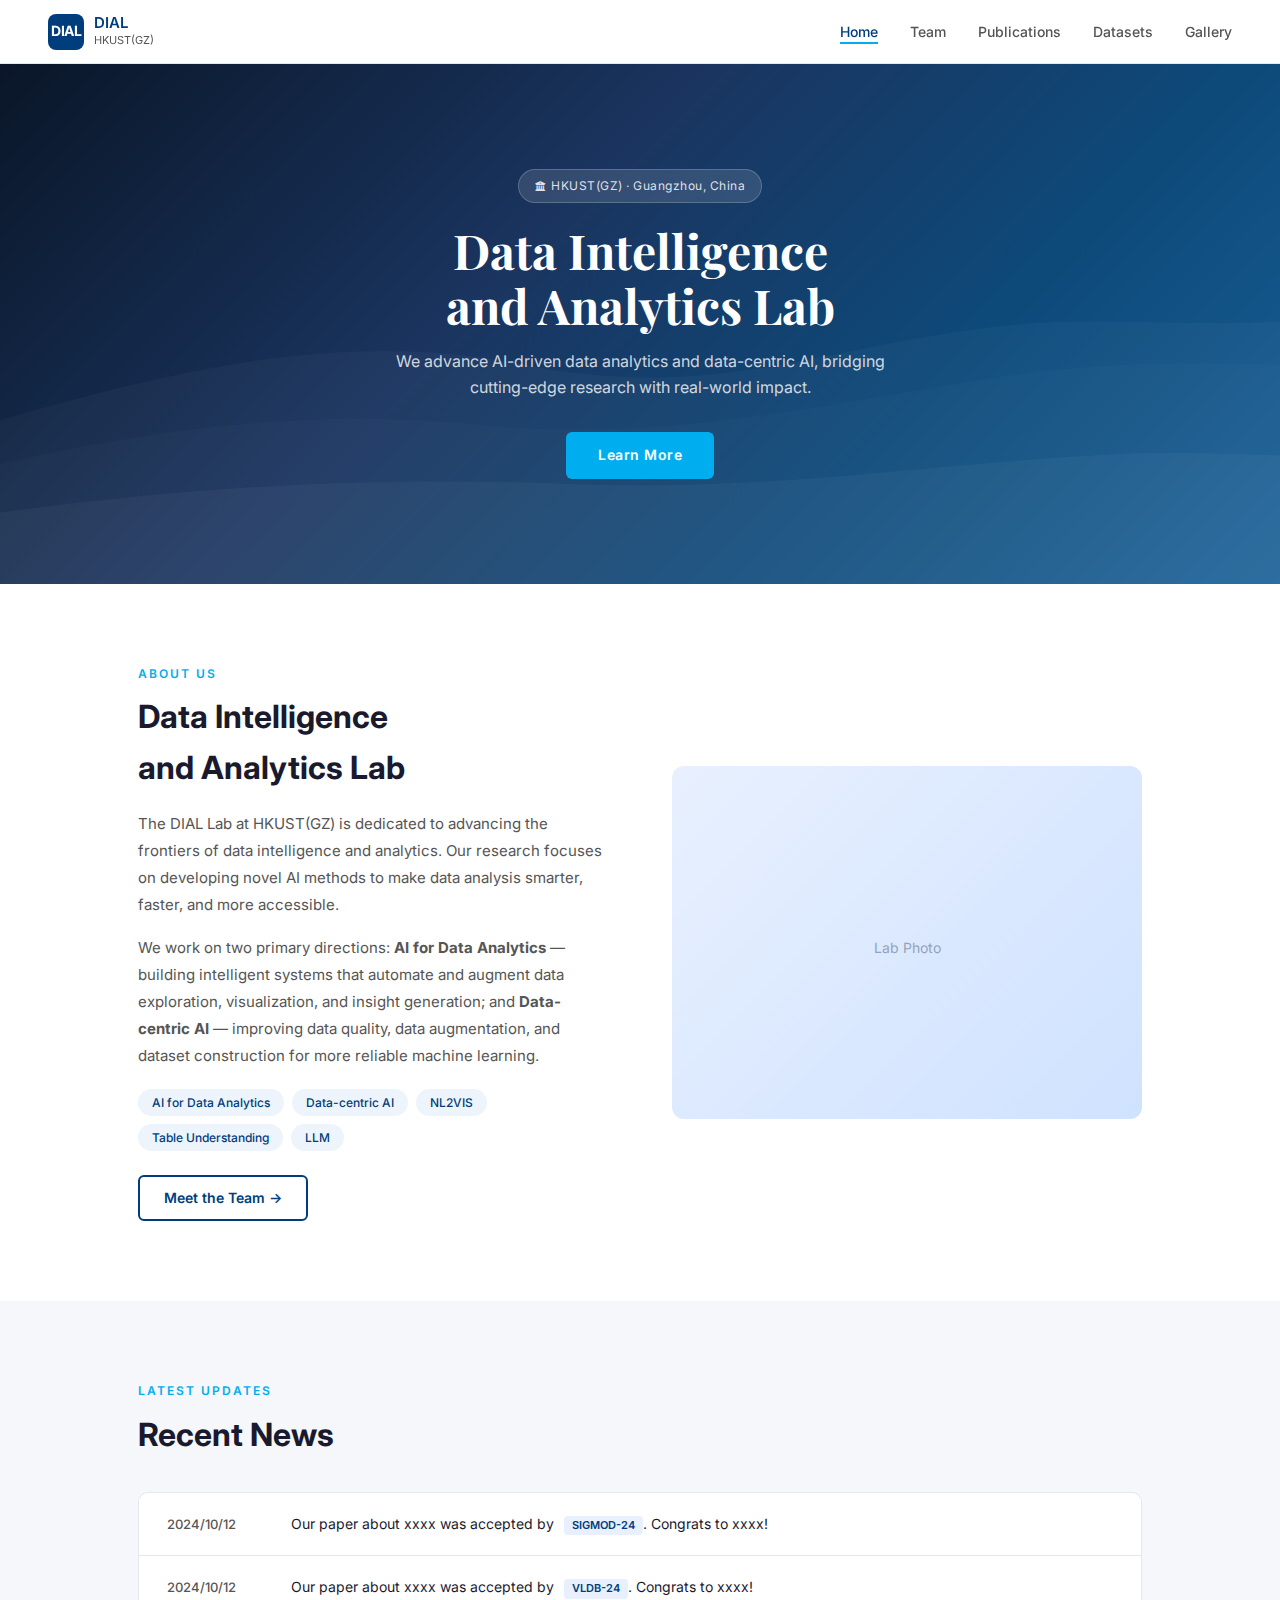
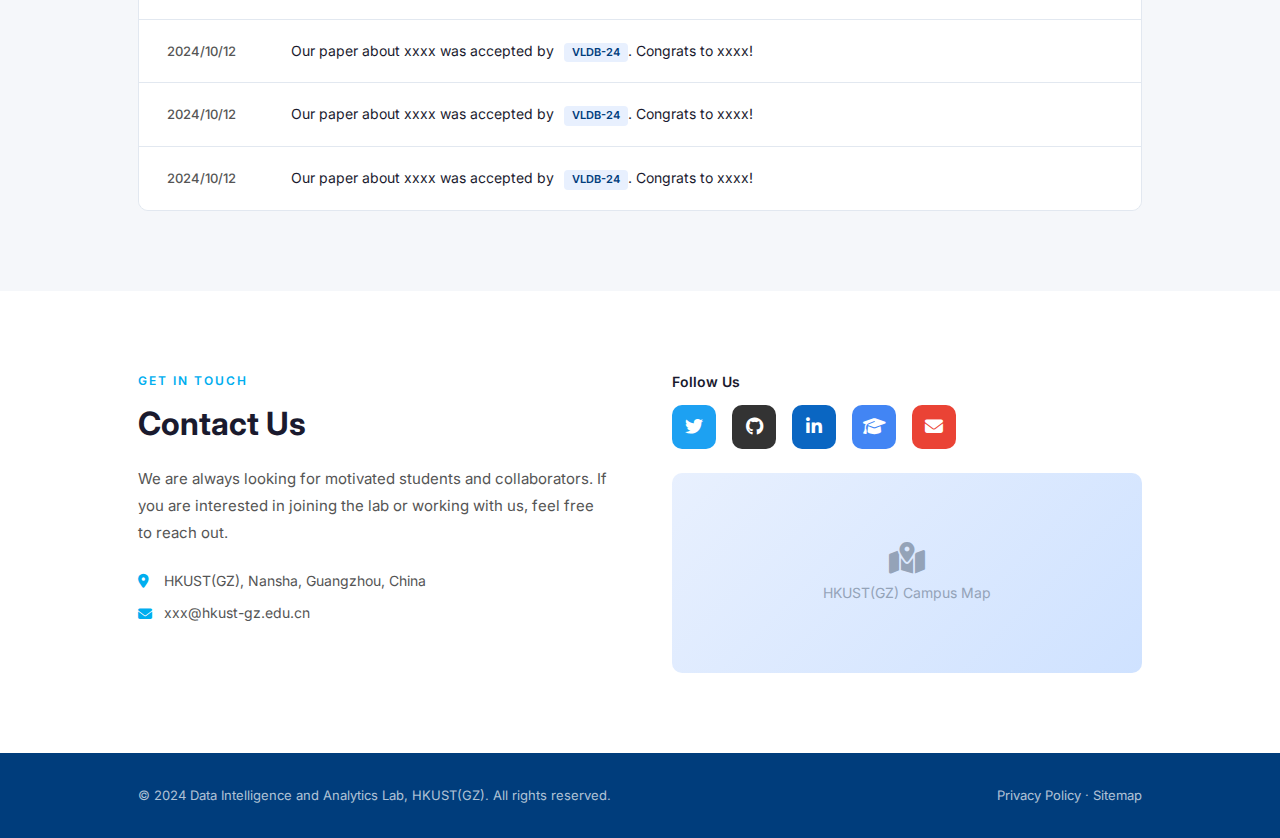
<file: index.html>
<!DOCTYPE html>
<html lang="en">
<head>
  <meta charset="UTF-8" />
  <meta name="viewport" content="width=device-width, initial-scale=1.0" />
  <title>DIAL – HKUST(GZ)</title>
  <link rel="preconnect" href="https://fonts.googleapis.com" />
  <link rel="preconnect" href="https://fonts.gstatic.com" crossorigin />
  <link href="https://fonts.googleapis.com/css2?family=Inter:wght@300;400;500;600;700&family=Playfair+Display:wght@700&display=swap" rel="stylesheet" />
  <link rel="stylesheet" href="https://cdnjs.cloudflare.com/ajax/libs/font-awesome/6.5.0/css/all.min.css" />
  <link rel="stylesheet" href="style.css" />
  <style>
    *, *::before, *::after {
      box-sizing: border-box;
      margin: 0;
      padding: 0;
    }

    :root {
      --primary: #003D7C;
      --primary-light: #0057AE;
      --accent: #00AEEF;
      --text: #1a1a2e;
      --text-muted: #555;
      --bg: #ffffff;
      --bg-alt: #f5f7fa;
      --border: #e2e8f0;
      --news-hover: #eef4fb;
      --nav-height: 64px;
    }

    html {
      scroll-behavior: smooth;
    }

    body {
      font-family: 'Inter', sans-serif;
      color: var(--text);
      background: var(--bg);
      line-height: 1.6;
    }

    /* ===== NAV ===== */
    nav {
      position: fixed;
      top: 0;
      left: 0;
      right: 0;
      height: var(--nav-height);
      background: rgba(255, 255, 255, 0.96);
      backdrop-filter: blur(8px);
      border-bottom: 1px solid var(--border);
      display: flex;
      align-items: center;
      justify-content: space-between;
      padding: 0 48px;
      z-index: 1000;
    }

    .nav-logo {
      display: flex;
      align-items: center;
      gap: 10px;
      text-decoration: none;
    }

    .nav-logo-icon {
      width: 36px;
      height: 36px;
      background: var(--primary);
      border-radius: 8px;
      display: flex;
      align-items: center;
      justify-content: center;
      color: white;
      font-weight: 700;
      font-size: 14px;
      letter-spacing: -0.5px;
    }

    .nav-logo-text {
      font-size: 15px;
      font-weight: 600;
      color: var(--primary);
      line-height: 1.2;
    }

    .nav-logo-sub {
      font-size: 11px;
      font-weight: 400;
      color: var(--text-muted);
    }

    .nav-links {
      display: flex;
      gap: 32px;
      list-style: none;
    }

    .nav-links a {
      text-decoration: none;
      font-size: 14px;
      font-weight: 500;
      color: var(--text-muted);
      transition: color 0.2s;
      padding-bottom: 2px;
      border-bottom: 2px solid transparent;
    }

    .nav-links a:hover,
    .nav-links a.active {
      color: var(--primary);
      border-bottom-color: var(--accent);
    }

    /* ===== HERO ===== */
    .hero {
      margin-top: var(--nav-height);
      height: 520px;
      background: linear-gradient(135deg, #0a1628 0%, #1a3560 40%, #0d4a7a 70%, #1a6098 100%);
      display: flex;
      align-items: center;
      justify-content: center;
      text-align: center;
      position: relative;
      overflow: hidden;
    }

    .hero::before {
      content: '';
      position: absolute;
      inset: 0;
      background: url("data:image/svg+xml,%3Csvg xmlns='http://www.w3.org/2000/svg' viewBox='0 0 1440 520'%3E%3Cpath fill='%23ffffff08' d='M0,380 C200,320 400,260 600,300 C800,340 900,280 1100,260 C1200,252 1320,268 1440,250 L1440,520 L0,520Z'/%3E%3Cpath fill='%23ffffff05' d='M0,420 C150,380 350,340 550,360 C750,380 900,340 1100,310 C1250,290 1350,305 1440,300 L1440,520 L0,520Z'/%3E%3Cpath fill='%23ffffff0a' d='M0,460 C200,430 400,410 650,420 C850,428 1000,400 1200,390 C1300,386 1380,395 1440,392 L1440,520 L0,520Z'/%3E%3C/svg%3E") no-repeat bottom center / cover;
    }

    .hero-content {
      position: relative;
      z-index: 1;
      max-width: 720px;
      padding: 0 24px;
    }

    .hero-badge {
      display: inline-flex;
      align-items: center;
      gap: 6px;
      background: rgba(255,255,255,0.12);
      border: 1px solid rgba(255,255,255,0.2);
      border-radius: 20px;
      padding: 6px 16px;
      font-size: 12px;
      color: rgba(255,255,255,0.85);
      margin-bottom: 20px;
      letter-spacing: 0.5px;
    }

    .hero h1 {
      font-family: 'Playfair Display', serif;
      font-size: 48px;
      font-weight: 700;
      color: white;
      line-height: 1.15;
      margin-bottom: 16px;
    }

    .hero p {
      font-size: 16px;
      color: rgba(255, 255, 255, 0.8);
      max-width: 540px;
      margin: 0 auto 32px;
    }

    .btn-primary {
      display: inline-block;
      padding: 12px 32px;
      background: var(--accent);
      color: white;
      text-decoration: none;
      border-radius: 6px;
      font-size: 14px;
      font-weight: 600;
      letter-spacing: 0.5px;
      transition: background 0.2s, transform 0.2s;
    }

    .btn-primary:hover {
      background: #0095cc;
      transform: translateY(-1px);
    }

    /* ===== SECTIONS ===== */
    section {
      padding: 80px 0;
    }

    .container {
      max-width: 1100px;
      margin: 0 auto;
      padding: 0 48px;
    }

    .section-label {
      font-size: 12px;
      font-weight: 600;
      letter-spacing: 2px;
      text-transform: uppercase;
      color: var(--accent);
      margin-bottom: 8px;
    }

    .section-title {
      font-size: 32px;
      font-weight: 700;
      color: var(--text);
      margin-bottom: 16px;
    }

    /* ===== ABOUT ===== */
    .about {
      background: var(--bg);
    }

    .about-inner {
      display: grid;
      grid-template-columns: 1fr 1fr;
      gap: 64px;
      align-items: center;
    }

    .about-text p {
      font-size: 15px;
      color: var(--text-muted);
      margin-bottom: 16px;
      line-height: 1.8;
    }

    .btn-outline {
      display: inline-block;
      margin-top: 8px;
      padding: 10px 24px;
      border: 2px solid var(--primary);
      color: var(--primary);
      border-radius: 6px;
      font-size: 14px;
      font-weight: 600;
      text-decoration: none;
      transition: all 0.2s;
    }

    .btn-outline:hover {
      background: var(--primary);
      color: white;
    }

    .about-image {
      border-radius: 12px;
      overflow: hidden;
      aspect-ratio: 4/3;
      background: linear-gradient(135deg, #e8f0fe, #cfe2ff);
      display: flex;
      align-items: center;
      justify-content: center;
    }

    .about-image img {
      width: 100%;
      height: 100%;
      object-fit: cover;
    }

    .about-image-placeholder {
      text-align: center;
      color: #94a3b8;
    }

    .about-image-placeholder i {
      font-size: 64px;
      margin-bottom: 12px;
      display: block;
    }

    /* research areas */
    .research-tags {
      display: flex;
      flex-wrap: wrap;
      gap: 8px;
      margin-top: 20px;
    }

    .tag {
      padding: 4px 14px;
      background: #eef4fb;
      color: var(--primary);
      border-radius: 20px;
      font-size: 12px;
      font-weight: 500;
    }

    /* ===== NEWS ===== */
    .news {
      background: var(--bg-alt);
    }

    .news-list {
      margin-top: 32px;
      border-radius: 10px;
      overflow: hidden;
      border: 1px solid var(--border);
    }

    .news-item {
      display: grid;
      grid-template-columns: 100px 1fr;
      gap: 24px;
      padding: 20px 28px;
      background: white;
      border-bottom: 1px solid var(--border);
      transition: background 0.15s;
      align-items: baseline;
    }

    .news-item:last-child {
      border-bottom: none;
    }

    .news-item:hover {
      background: var(--news-hover);
    }

    .news-date {
      font-size: 13px;
      color: var(--text-muted);
      font-weight: 500;
      white-space: nowrap;
    }

    .news-text {
      font-size: 14px;
      color: var(--text);
      line-height: 1.6;
    }

    .news-text .venue {
      display: inline-block;
      margin-left: 6px;
      padding: 1px 8px;
      background: #e8f0fe;
      color: var(--primary);
      border-radius: 4px;
      font-size: 11px;
      font-weight: 600;
    }

    /* ===== CONTACT ===== */
    .contact {
      background: var(--bg);
    }

    .contact-inner {
      display: grid;
      grid-template-columns: 1fr 1fr;
      gap: 64px;
      align-items: start;
    }

    .contact-text p {
      font-size: 15px;
      color: var(--text-muted);
      margin-bottom: 8px;
      line-height: 1.8;
    }

    .contact-text .contact-info {
      margin-top: 24px;
      display: flex;
      flex-direction: column;
      gap: 10px;
    }

    .contact-info-item {
      display: flex;
      align-items: center;
      gap: 10px;
      font-size: 14px;
      color: var(--text-muted);
    }

    .contact-info-item i {
      width: 16px;
      color: var(--accent);
    }

    .contact-social {
      display: flex;
      flex-direction: column;
      gap: 24px;
    }

    .social-links {
      display: flex;
      gap: 16px;
      flex-wrap: wrap;
    }

    .social-btn {
      width: 44px;
      height: 44px;
      border-radius: 10px;
      display: flex;
      align-items: center;
      justify-content: center;
      color: white;
      text-decoration: none;
      font-size: 18px;
      transition: transform 0.2s, opacity 0.2s;
    }

    .social-btn:hover {
      transform: translateY(-2px);
      opacity: 0.9;
    }

    .social-btn.twitter { background: #1DA1F2; }
    .social-btn.github { background: #333; }
    .social-btn.linkedin { background: #0A66C2; }
    .social-btn.scholar { background: #4285F4; }
    .social-btn.email { background: #EA4335; }

    .contact-map {
      width: 100%;
      height: 200px;
      border-radius: 10px;
      background: linear-gradient(135deg, #e8f0fe, #cfe2ff);
      display: flex;
      align-items: center;
      justify-content: center;
      color: #94a3b8;
      font-size: 14px;
    }

    /* ===== FOOTER ===== */
    footer {
      background: var(--primary);
      color: rgba(255,255,255,0.7);
      padding: 32px 0;
      text-align: center;
      font-size: 13px;
    }

    footer a {
      color: rgba(255,255,255,0.7);
      text-decoration: none;
    }

    footer a:hover {
      color: white;
    }

    .footer-inner {
      display: flex;
      justify-content: space-between;
      align-items: center;
    }

    /* ===== RESPONSIVE ===== */
    @media (max-width: 768px) {
      nav {
        padding: 0 20px;
      }

      .nav-links {
        gap: 16px;
      }

      .container {
        padding: 0 20px;
      }

      .hero h1 {
        font-size: 32px;
      }

      .about-inner,
      .contact-inner {
        grid-template-columns: 1fr;
        gap: 32px;
      }

      .news-item {
        grid-template-columns: 1fr;
        gap: 4px;
      }

      .footer-inner {
        flex-direction: column;
        gap: 8px;
      }
    }
  </style>
</head>
<body>

  <!-- NAVIGATION -->
  <nav>
    <a href="#" class="nav-logo">
      <div class="nav-logo-icon">DIAL</div>
      <div>
        <div class="nav-logo-text">DIAL</div>
        <div class="nav-logo-sub">HKUST(GZ)</div>
      </div>
    </a>
    <ul class="nav-links">
      <li><a href="#" class="active">Home</a></li>
      <li><a href="team.html">Team</a></li>
      <li><a href="publications.html">Publications</a></li>
      <li><a href="datasets.html">Datasets</a></li>
      <li><a href="gallery.html">Gallery</a></li>
    </ul>
  </nav>

  <!-- HERO -->
  <section class="hero">
    <div class="hero-content">
      <div class="hero-badge">
        <i class="fas fa-university" style="font-size:10px"></i>
        HKUST(GZ) · Guangzhou, China
      </div>
      <h1>Data Intelligence<br>and Analytics Lab</h1>
      <p>We advance AI-driven data analytics and data-centric AI, bridging cutting-edge research with real-world impact.</p>
      <a href="#about" class="btn-primary">Learn More</a>
    </div>
  </section>

  <!-- ABOUT -->
  <section class="about" id="about">
    <div class="container">
      <div class="about-inner">
        <div class="about-text">
          <div class="section-label">About Us</div>
          <h2 class="section-title">Data Intelligence<br>and Analytics Lab</h2>
          <p>
            The DIAL Lab at HKUST(GZ) is dedicated to advancing the frontiers of data intelligence and analytics.
            Our research focuses on developing novel AI methods to make data analysis smarter, faster, and more accessible.
          </p>
          <p>
            We work on two primary directions: <strong>AI for Data Analytics</strong> — building intelligent systems that automate and augment data exploration, visualization, and insight generation; and <strong>Data-centric AI</strong> — improving data quality, data augmentation, and dataset construction for more reliable machine learning.
          </p>
          <div class="research-tags">
            <span class="tag">AI for Data Analytics</span>
            <span class="tag">Data-centric AI</span>
            <span class="tag">NL2VIS</span>
            <span class="tag">Table Understanding</span>
            <span class="tag">LLM</span>
          </div>
          <a href="team.html" class="btn-outline" style="margin-top:24px">Meet the Team →</a>
        </div>
        <div class="about-image">
          <div class="about-image-placeholder">
            <i class="fas fa-chart-network"></i>
            <div style="font-size:14px">Lab Photo</div>
          </div>
        </div>
      </div>
    </div>
  </section>

  <!-- NEWS -->
  <section class="news" id="news">
    <div class="container">
      <div class="section-label">Latest Updates</div>
      <h2 class="section-title">Recent News</h2>
      <div class="news-list">
        <div class="news-item">
          <span class="news-date">2024/10/12</span>
          <span class="news-text">Our paper about xxxx was accepted by <span class="venue">SIGMOD-24</span>. Congrats to xxxx!</span>
        </div>
        <div class="news-item">
          <span class="news-date">2024/10/12</span>
          <span class="news-text">Our paper about xxxx was accepted by <span class="venue">VLDB-24</span>. Congrats to xxxx!</span>
        </div>
        <div class="news-item">
          <span class="news-date">2024/10/12</span>
          <span class="news-text">Our paper about xxxx was accepted by <span class="venue">VLDB-24</span>. Congrats to xxxx!</span>
        </div>
        <div class="news-item">
          <span class="news-date">2024/10/12</span>
          <span class="news-text">Our paper about xxxx was accepted by <span class="venue">VLDB-24</span>. Congrats to xxxx!</span>
        </div>
        <div class="news-item">
          <span class="news-date">2024/10/12</span>
          <span class="news-text">Our paper about xxxx was accepted by <span class="venue">VLDB-24</span>. Congrats to xxxx!</span>
        </div>
      </div>
    </div>
  </section>

  <!-- CONTACT -->
  <section class="contact" id="contact">
    <div class="container">
      <div class="contact-inner">
        <div class="contact-text">
          <div class="section-label">Get in Touch</div>
          <h2 class="section-title">Contact Us</h2>
          <p>
            We are always looking for motivated students and collaborators.
            If you are interested in joining the lab or working with us, feel free to reach out.
          </p>
          <div class="contact-info">
            <div class="contact-info-item">
              <i class="fas fa-map-marker-alt"></i>
              <span>HKUST(GZ), Nansha, Guangzhou, China</span>
            </div>
            <div class="contact-info-item">
              <i class="fas fa-envelope"></i>
              <span>xxx@hkust-gz.edu.cn</span>
            </div>
          </div>
        </div>
        <div class="contact-social">
          <div>
            <div style="font-size:14px;font-weight:600;color:var(--text);margin-bottom:12px;">Follow Us</div>
            <div class="social-links">
              <a href="#" class="social-btn twitter" title="Twitter"><i class="fab fa-twitter"></i></a>
              <a href="#" class="social-btn github" title="GitHub"><i class="fab fa-github"></i></a>
              <a href="#" class="social-btn linkedin" title="LinkedIn"><i class="fab fa-linkedin-in"></i></a>
              <a href="#" class="social-btn scholar" title="Google Scholar"><i class="fas fa-graduation-cap"></i></a>
              <a href="#" class="social-btn email" title="Email"><i class="fas fa-envelope"></i></a>
            </div>
          </div>
          <div class="contact-map">
            <div style="text-align:center">
              <i class="fas fa-map-marked-alt" style="font-size:32px;margin-bottom:8px;display:block"></i>
              HKUST(GZ) Campus Map
            </div>
          </div>
        </div>
      </div>
    </div>
  </section>

  <!-- FOOTER -->
  <footer>
    <div class="container">
      <div class="footer-inner">
        <span>© 2024 Data Intelligence and Analytics Lab, HKUST(GZ). All rights reserved.</span>
        <span><a href="#">Privacy Policy</a> · <a href="#">Sitemap</a></span>
      </div>
    </div>
  </footer>

</body>
</html>
</file>
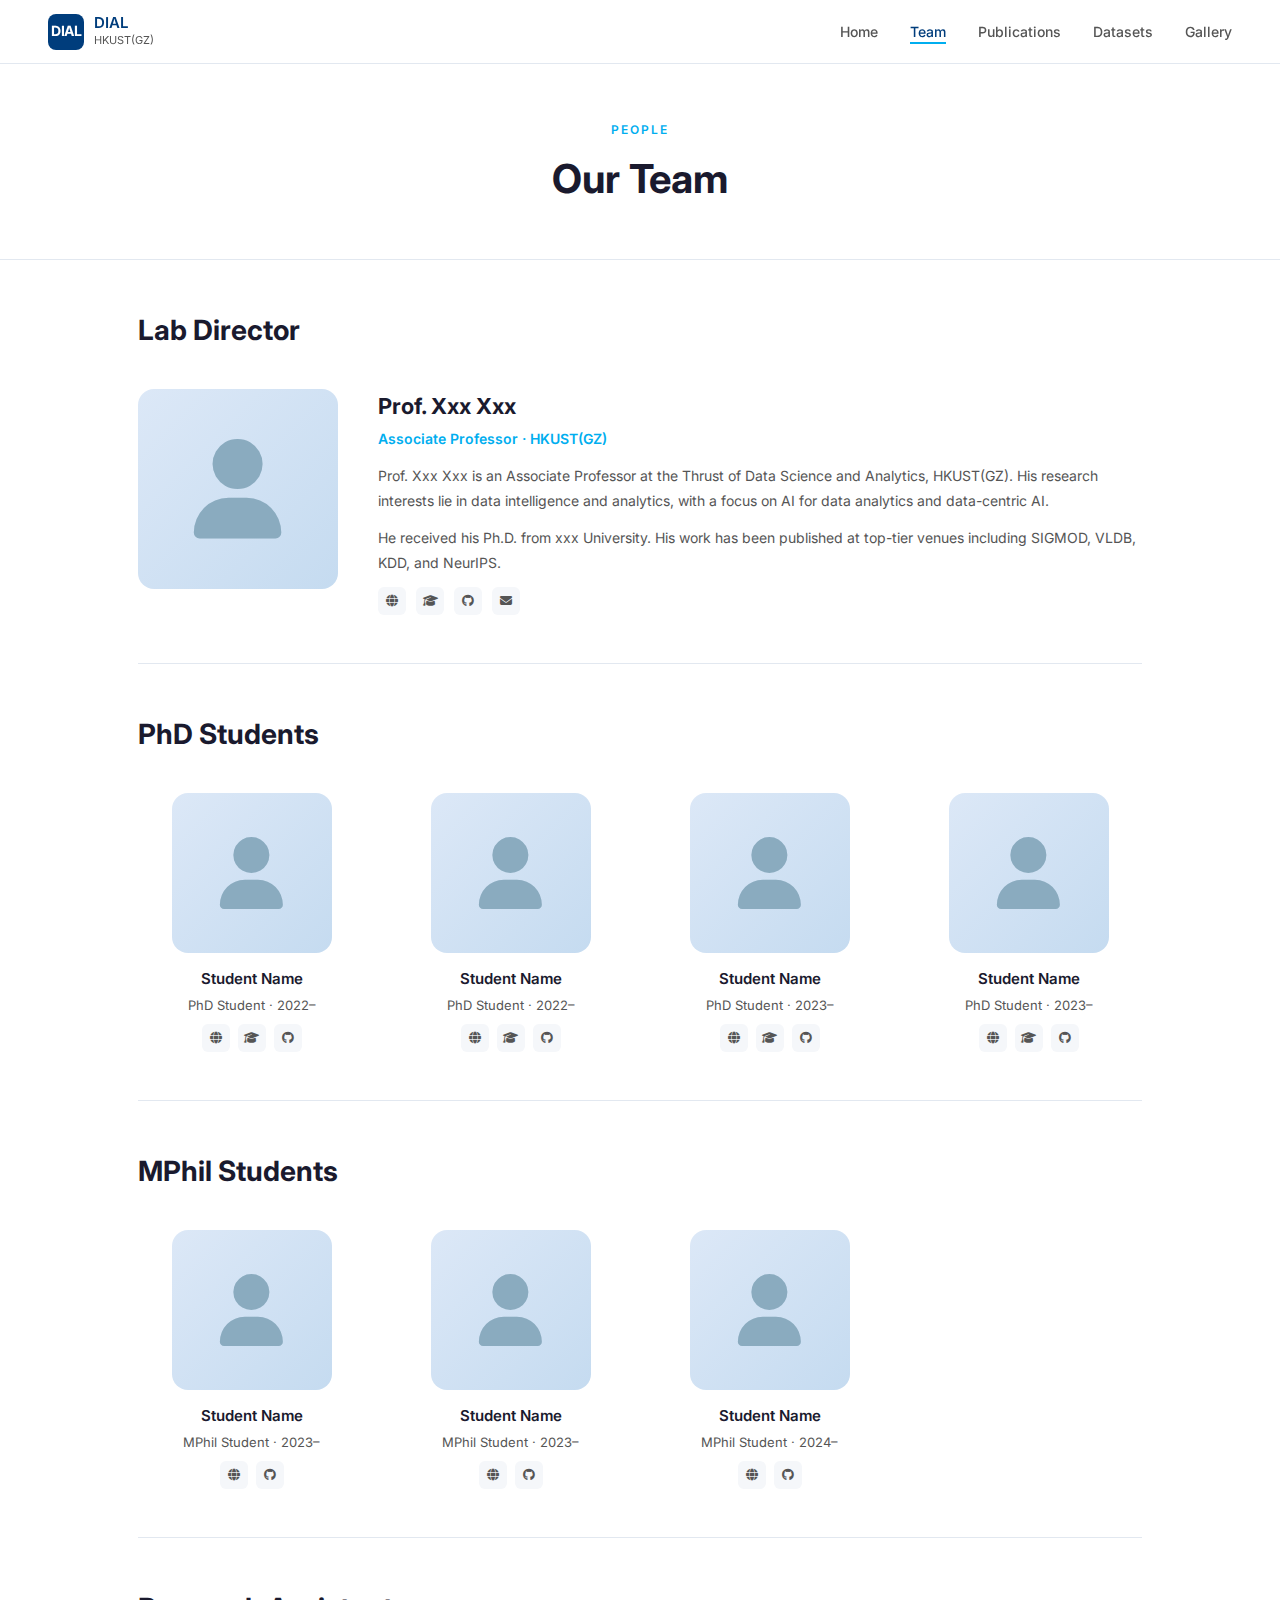
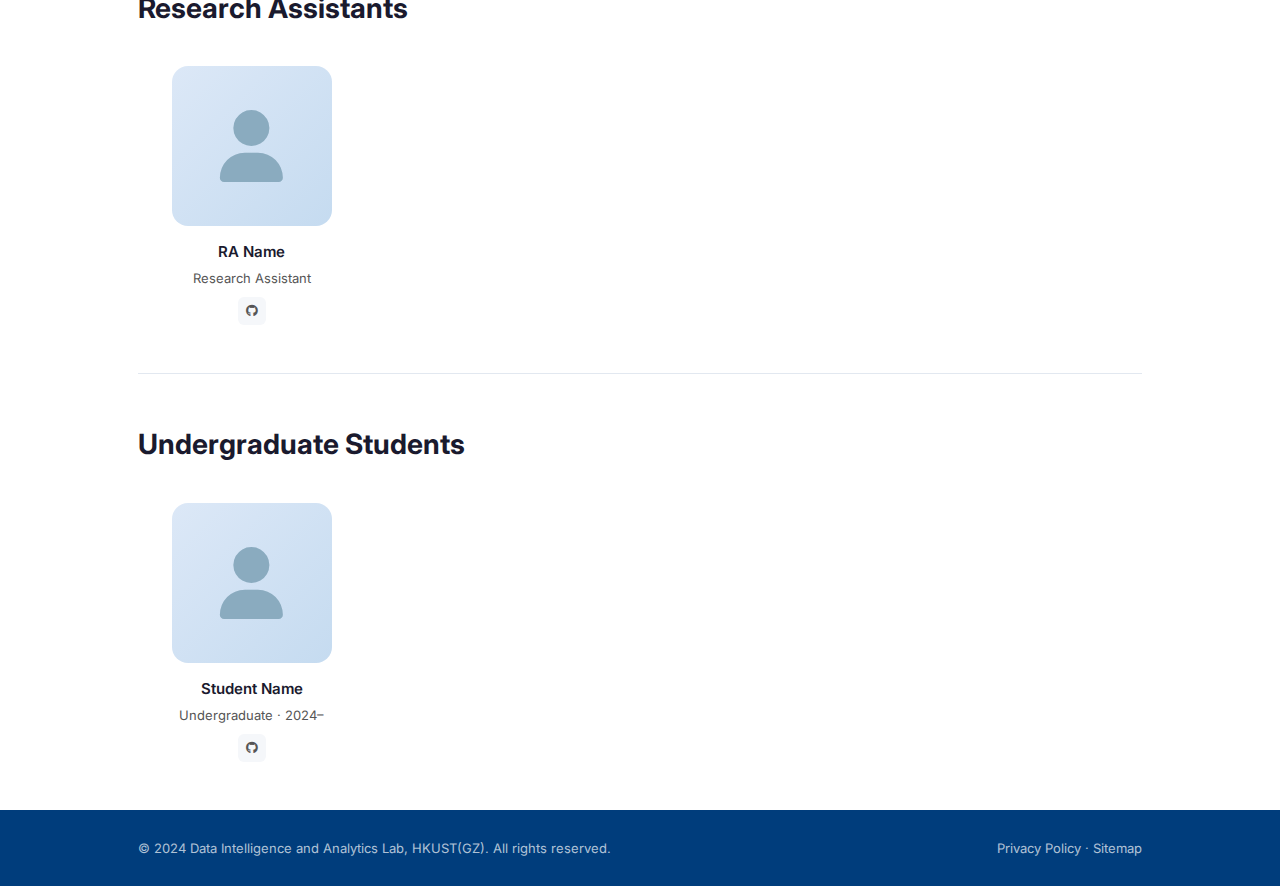
<file: team.html>
<!DOCTYPE html>
<html lang="en">
<head>
  <meta charset="UTF-8" />
  <meta name="viewport" content="width=device-width, initial-scale=1.0" />
  <title>Team – DIAL HKUST(GZ)</title>
  <link rel="preconnect" href="https://fonts.googleapis.com" />
  <link rel="preconnect" href="https://fonts.gstatic.com" crossorigin />
  <link href="https://fonts.googleapis.com/css2?family=Inter:wght@300;400;500;600;700&display=swap" rel="stylesheet" />
  <link rel="stylesheet" href="https://cdnjs.cloudflare.com/ajax/libs/font-awesome/6.5.0/css/all.min.css" />
  <link rel="stylesheet" href="style.css" />
  <style>
    /* ===== MEMBER CARD ===== */
    .member-grid {
      display: grid;
      gap: 32px;
    }

    .member-grid.cols-1 { grid-template-columns: repeat(1, 320px); }
    .member-grid.cols-2 { grid-template-columns: repeat(2, 1fr); max-width: 700px; }
    .member-grid.cols-3 { grid-template-columns: repeat(3, 1fr); }
    .member-grid.cols-4 { grid-template-columns: repeat(4, 1fr); }

    .member-card {
      display: flex;
      flex-direction: column;
      align-items: center;
      text-align: center;
    }

    .member-avatar {
      width: 160px;
      height: 160px;
      border-radius: 16px;
      background: linear-gradient(135deg, #dce8f7, #c5dbf0);
      display: flex;
      align-items: center;
      justify-content: center;
      overflow: hidden;
      margin-bottom: 14px;
    }

    .member-avatar img {
      width: 100%;
      height: 100%;
      object-fit: cover;
    }

    .member-avatar .avatar-icon {
      font-size: 72px;
      color: #8aabbf;
    }

    .director .member-avatar {
      width: 180px;
      height: 180px;
    }

    .member-name {
      font-size: 15px;
      font-weight: 600;
      color: var(--text);
      margin-bottom: 4px;
    }

    .member-role {
      font-size: 13px;
      color: var(--text-muted);
      margin-bottom: 8px;
    }

    .member-links {
      display: flex;
      gap: 8px;
      justify-content: center;
    }

    .member-links a {
      width: 28px; height: 28px;
      border-radius: 6px;
      background: var(--bg-alt);
      display: flex;
      align-items: center;
      justify-content: center;
      color: var(--text-muted);
      font-size: 12px;
      text-decoration: none;
      transition: all 0.2s;
    }

    .member-links a:hover {
      background: var(--primary);
      color: white;
    }

    /* ===== SECTIONS ===== */
    .team-section {
      padding: 48px 0;
    }

    .team-section + .team-section {
      border-top: 1px solid var(--border);
    }

    .team-section-header {
      margin-bottom: 36px;
    }

    .team-section-desc {
      font-size: 14px;
      color: var(--text-muted);
      max-width: 600px;
      margin-top: 8px;
    }

    /* Director special layout */
    .director-card {
      display: flex;
      gap: 40px;
      align-items: flex-start;
    }

    .director-avatar {
      width: 200px;
      height: 200px;
      border-radius: 16px;
      background: linear-gradient(135deg, #dce8f7, #c5dbf0);
      display: flex;
      align-items: center;
      justify-content: center;
      flex-shrink: 0;
      overflow: hidden;
    }

    .director-avatar .avatar-icon {
      font-size: 100px;
      color: #8aabbf;
    }

    .director-info h3 {
      font-size: 22px;
      font-weight: 700;
      margin-bottom: 4px;
    }

    .director-info .role {
      font-size: 14px;
      color: var(--accent);
      font-weight: 600;
      margin-bottom: 12px;
    }

    .director-info p {
      font-size: 14px;
      color: var(--text-muted);
      line-height: 1.8;
      margin-bottom: 12px;
    }

    .director-info .member-links {
      justify-content: flex-start;
    }

    @media (max-width: 900px) {
      .member-grid.cols-3,
      .member-grid.cols-4 {
        grid-template-columns: repeat(2, 1fr);
      }
    }

    @media (max-width: 600px) {
      .member-grid.cols-2,
      .member-grid.cols-3,
      .member-grid.cols-4 {
        grid-template-columns: 1fr 1fr;
      }
      .member-avatar { width: 120px; height: 120px; }
      .director-card { flex-direction: column; }
    }
  </style>
</head>
<body>

  <!-- NAVIGATION -->
  <nav>
    <a href="index.html" class="nav-logo">
      <div class="nav-logo-icon">DIAL</div>
      <div>
        <div class="nav-logo-text">DIAL</div>
        <div class="nav-logo-sub">HKUST(GZ)</div>
      </div>
    </a>
    <ul class="nav-links">
      <li><a href="index.html">Home</a></li>
      <li><a href="team.html" class="active">Team</a></li>
      <li><a href="publications.html">Publications</a></li>
      <li><a href="datasets.html">Datasets</a></li>
      <li><a href="gallery.html">Gallery</a></li>
    </ul>
  </nav>

  <!-- PAGE HEADER -->
  <div class="page-header">
    <div class="section-label">People</div>
    <h1>Our Team</h1>
  </div>

  <div class="container">

    <!-- Lab Director -->
    <div class="team-section">
      <div class="team-section-header">
        <h2 class="section-title" style="margin-bottom:0">Lab Director</h2>
      </div>
      <div class="director-card">
        <div class="director-avatar">
          <i class="fas fa-user avatar-icon"></i>
        </div>
        <div class="director-info">
          <h3>Prof. Xxx Xxx</h3>
          <div class="role">Associate Professor · HKUST(GZ)</div>
          <p>
            Prof. Xxx Xxx is an Associate Professor at the Thrust of Data Science and Analytics, HKUST(GZ).
            His research interests lie in data intelligence and analytics, with a focus on AI for data analytics and data-centric AI.
          </p>
          <p>
            He received his Ph.D. from xxx University. His work has been published at top-tier venues including SIGMOD, VLDB, KDD, and NeurIPS.
          </p>
          <div class="member-links" style="gap:10px">
            <a href="#" title="Homepage"><i class="fas fa-globe"></i></a>
            <a href="#" title="Google Scholar"><i class="fas fa-graduation-cap"></i></a>
            <a href="#" title="GitHub"><i class="fab fa-github"></i></a>
            <a href="#" title="Email"><i class="fas fa-envelope"></i></a>
          </div>
        </div>
      </div>
    </div>

    <!-- PhD Students -->
    <div class="team-section">
      <div class="team-section-header">
        <h2 class="section-title" style="margin-bottom:4px">PhD Students</h2>
      </div>
      <div class="member-grid cols-4">

        <div class="member-card">
          <div class="member-avatar"><i class="fas fa-user avatar-icon"></i></div>
          <div class="member-name">Student Name</div>
          <div class="member-role">PhD Student · 2022–</div>
          <div class="member-links">
            <a href="#" title="Homepage"><i class="fas fa-globe"></i></a>
            <a href="#" title="Google Scholar"><i class="fas fa-graduation-cap"></i></a>
            <a href="#" title="GitHub"><i class="fab fa-github"></i></a>
          </div>
        </div>

        <div class="member-card">
          <div class="member-avatar"><i class="fas fa-user avatar-icon"></i></div>
          <div class="member-name">Student Name</div>
          <div class="member-role">PhD Student · 2022–</div>
          <div class="member-links">
            <a href="#" title="Homepage"><i class="fas fa-globe"></i></a>
            <a href="#" title="Google Scholar"><i class="fas fa-graduation-cap"></i></a>
            <a href="#" title="GitHub"><i class="fab fa-github"></i></a>
          </div>
        </div>

        <div class="member-card">
          <div class="member-avatar"><i class="fas fa-user avatar-icon"></i></div>
          <div class="member-name">Student Name</div>
          <div class="member-role">PhD Student · 2023–</div>
          <div class="member-links">
            <a href="#" title="Homepage"><i class="fas fa-globe"></i></a>
            <a href="#" title="Google Scholar"><i class="fas fa-graduation-cap"></i></a>
            <a href="#" title="GitHub"><i class="fab fa-github"></i></a>
          </div>
        </div>

        <div class="member-card">
          <div class="member-avatar"><i class="fas fa-user avatar-icon"></i></div>
          <div class="member-name">Student Name</div>
          <div class="member-role">PhD Student · 2023–</div>
          <div class="member-links">
            <a href="#" title="Homepage"><i class="fas fa-globe"></i></a>
            <a href="#" title="Google Scholar"><i class="fas fa-graduation-cap"></i></a>
            <a href="#" title="GitHub"><i class="fab fa-github"></i></a>
          </div>
        </div>

      </div>
    </div>

    <!-- MPhil Students -->
    <div class="team-section">
      <div class="team-section-header">
        <h2 class="section-title" style="margin-bottom:4px">MPhil Students</h2>
      </div>
      <div class="member-grid cols-4">

        <div class="member-card">
          <div class="member-avatar"><i class="fas fa-user avatar-icon"></i></div>
          <div class="member-name">Student Name</div>
          <div class="member-role">MPhil Student · 2023–</div>
          <div class="member-links">
            <a href="#" title="Homepage"><i class="fas fa-globe"></i></a>
            <a href="#" title="GitHub"><i class="fab fa-github"></i></a>
          </div>
        </div>

        <div class="member-card">
          <div class="member-avatar"><i class="fas fa-user avatar-icon"></i></div>
          <div class="member-name">Student Name</div>
          <div class="member-role">MPhil Student · 2023–</div>
          <div class="member-links">
            <a href="#" title="Homepage"><i class="fas fa-globe"></i></a>
            <a href="#" title="GitHub"><i class="fab fa-github"></i></a>
          </div>
        </div>

        <div class="member-card">
          <div class="member-avatar"><i class="fas fa-user avatar-icon"></i></div>
          <div class="member-name">Student Name</div>
          <div class="member-role">MPhil Student · 2024–</div>
          <div class="member-links">
            <a href="#" title="Homepage"><i class="fas fa-globe"></i></a>
            <a href="#" title="GitHub"><i class="fab fa-github"></i></a>
          </div>
        </div>

      </div>
    </div>

    <!-- Research Assistants -->
    <div class="team-section">
      <div class="team-section-header">
        <h2 class="section-title" style="margin-bottom:4px">Research Assistants</h2>
      </div>
      <div class="member-grid cols-4">

        <div class="member-card">
          <div class="member-avatar"><i class="fas fa-user avatar-icon"></i></div>
          <div class="member-name">RA Name</div>
          <div class="member-role">Research Assistant</div>
          <div class="member-links">
            <a href="#" title="GitHub"><i class="fab fa-github"></i></a>
          </div>
        </div>

      </div>
    </div>

    <!-- Undergraduate Students -->
    <div class="team-section">
      <div class="team-section-header">
        <h2 class="section-title" style="margin-bottom:4px">Undergraduate Students</h2>
      </div>
      <div class="member-grid cols-4">

        <div class="member-card">
          <div class="member-avatar"><i class="fas fa-user avatar-icon"></i></div>
          <div class="member-name">Student Name</div>
          <div class="member-role">Undergraduate · 2024–</div>
          <div class="member-links">
            <a href="#" title="GitHub"><i class="fab fa-github"></i></a>
          </div>
        </div>

      </div>
    </div>

  </div>

  <!-- FOOTER -->
  <footer>
    <div class="container">
      <div class="footer-inner">
        <span>© 2024 Data Intelligence and Analytics Lab, HKUST(GZ). All rights reserved.</span>
        <span><a href="#">Privacy Policy</a> · <a href="#">Sitemap</a></span>
      </div>
    </div>
  </footer>

</body>
</html>
</file>
<file: style.css>
/* ===== RESET & BASE ===== */
*, *::before, *::after {
  box-sizing: border-box;
  margin: 0;
  padding: 0;
}

:root {
  --primary: #003D7C;
  --primary-light: #0057AE;
  --accent: #00AEEF;
  --text: #1a1a2e;
  --text-muted: #555;
  --bg: #ffffff;
  --bg-alt: #f5f7fa;
  --border: #e2e8f0;
  --nav-height: 64px;
  --radius: 10px;
}

html { scroll-behavior: smooth; }

body {
  font-family: 'Inter', sans-serif;
  color: var(--text);
  background: var(--bg);
  line-height: 1.6;
}

/* ===== NAV ===== */
nav {
  position: fixed;
  top: 0; left: 0; right: 0;
  height: var(--nav-height);
  background: rgba(255,255,255,0.96);
  backdrop-filter: blur(8px);
  border-bottom: 1px solid var(--border);
  display: flex;
  align-items: center;
  justify-content: space-between;
  padding: 0 48px;
  z-index: 1000;
}

.nav-logo {
  display: flex;
  align-items: center;
  gap: 10px;
  text-decoration: none;
}

.nav-logo-icon {
  width: 36px; height: 36px;
  background: var(--primary);
  border-radius: 8px;
  display: flex;
  align-items: center;
  justify-content: center;
  color: white;
  font-weight: 700;
  font-size: 14px;
  letter-spacing: -0.5px;
}

.nav-logo-text {
  font-size: 15px;
  font-weight: 600;
  color: var(--primary);
  line-height: 1.2;
}

.nav-logo-sub {
  font-size: 11px;
  font-weight: 400;
  color: var(--text-muted);
}

.nav-links {
  display: flex;
  gap: 32px;
  list-style: none;
}

.nav-links a {
  text-decoration: none;
  font-size: 14px;
  font-weight: 500;
  color: var(--text-muted);
  transition: color 0.2s;
  padding-bottom: 2px;
  border-bottom: 2px solid transparent;
}

.nav-links a:hover,
.nav-links a.active {
  color: var(--primary);
  border-bottom-color: var(--accent);
}

/* ===== PAGE HEADER ===== */
.page-header {
  margin-top: var(--nav-height);
  padding: 56px 0 48px;
  text-align: center;
  background: var(--bg);
  border-bottom: 1px solid var(--border);
}

.page-header .section-label {
  font-size: 12px;
  font-weight: 600;
  letter-spacing: 2px;
  text-transform: uppercase;
  color: var(--accent);
  margin-bottom: 8px;
}

.page-header h1 {
  font-size: 40px;
  font-weight: 700;
  color: var(--text);
}

/* ===== LAYOUT ===== */
.container {
  max-width: 1100px;
  margin: 0 auto;
  padding: 0 48px;
}

section {
  padding: 64px 0;
}

.section-label {
  font-size: 12px;
  font-weight: 600;
  letter-spacing: 2px;
  text-transform: uppercase;
  color: var(--accent);
  margin-bottom: 8px;
}

.section-title {
  font-size: 28px;
  font-weight: 700;
  color: var(--text);
  margin-bottom: 32px;
}

/* ===== BUTTONS ===== */
.btn-primary {
  display: inline-block;
  padding: 10px 24px;
  background: var(--accent);
  color: white;
  text-decoration: none;
  border-radius: 6px;
  font-size: 13px;
  font-weight: 600;
  letter-spacing: 0.3px;
  transition: background 0.2s, transform 0.2s;
  cursor: pointer;
  border: none;
}

.btn-primary:hover {
  background: #0095cc;
  transform: translateY(-1px);
}

.btn-outline {
  display: inline-block;
  padding: 8px 20px;
  border: 2px solid var(--primary);
  color: var(--primary);
  border-radius: 6px;
  font-size: 13px;
  font-weight: 600;
  text-decoration: none;
  transition: all 0.2s;
  cursor: pointer;
  background: none;
}

.btn-outline:hover {
  background: var(--primary);
  color: white;
}

/* ===== TAGS ===== */
.tag {
  padding: 3px 12px;
  background: #eef4fb;
  color: var(--primary);
  border-radius: 20px;
  font-size: 12px;
  font-weight: 500;
}

/* ===== FOOTER ===== */
footer {
  background: var(--primary);
  color: rgba(255,255,255,0.7);
  padding: 28px 0;
  font-size: 13px;
}

footer a {
  color: rgba(255,255,255,0.7);
  text-decoration: none;
}

footer a:hover { color: white; }

.footer-inner {
  display: flex;
  justify-content: space-between;
  align-items: center;
}

/* ===== RESPONSIVE ===== */
@media (max-width: 768px) {
  nav { padding: 0 20px; }
  .nav-links { gap: 16px; }
  .container { padding: 0 20px; }
  .footer-inner { flex-direction: column; gap: 8px; }
}
</file>
